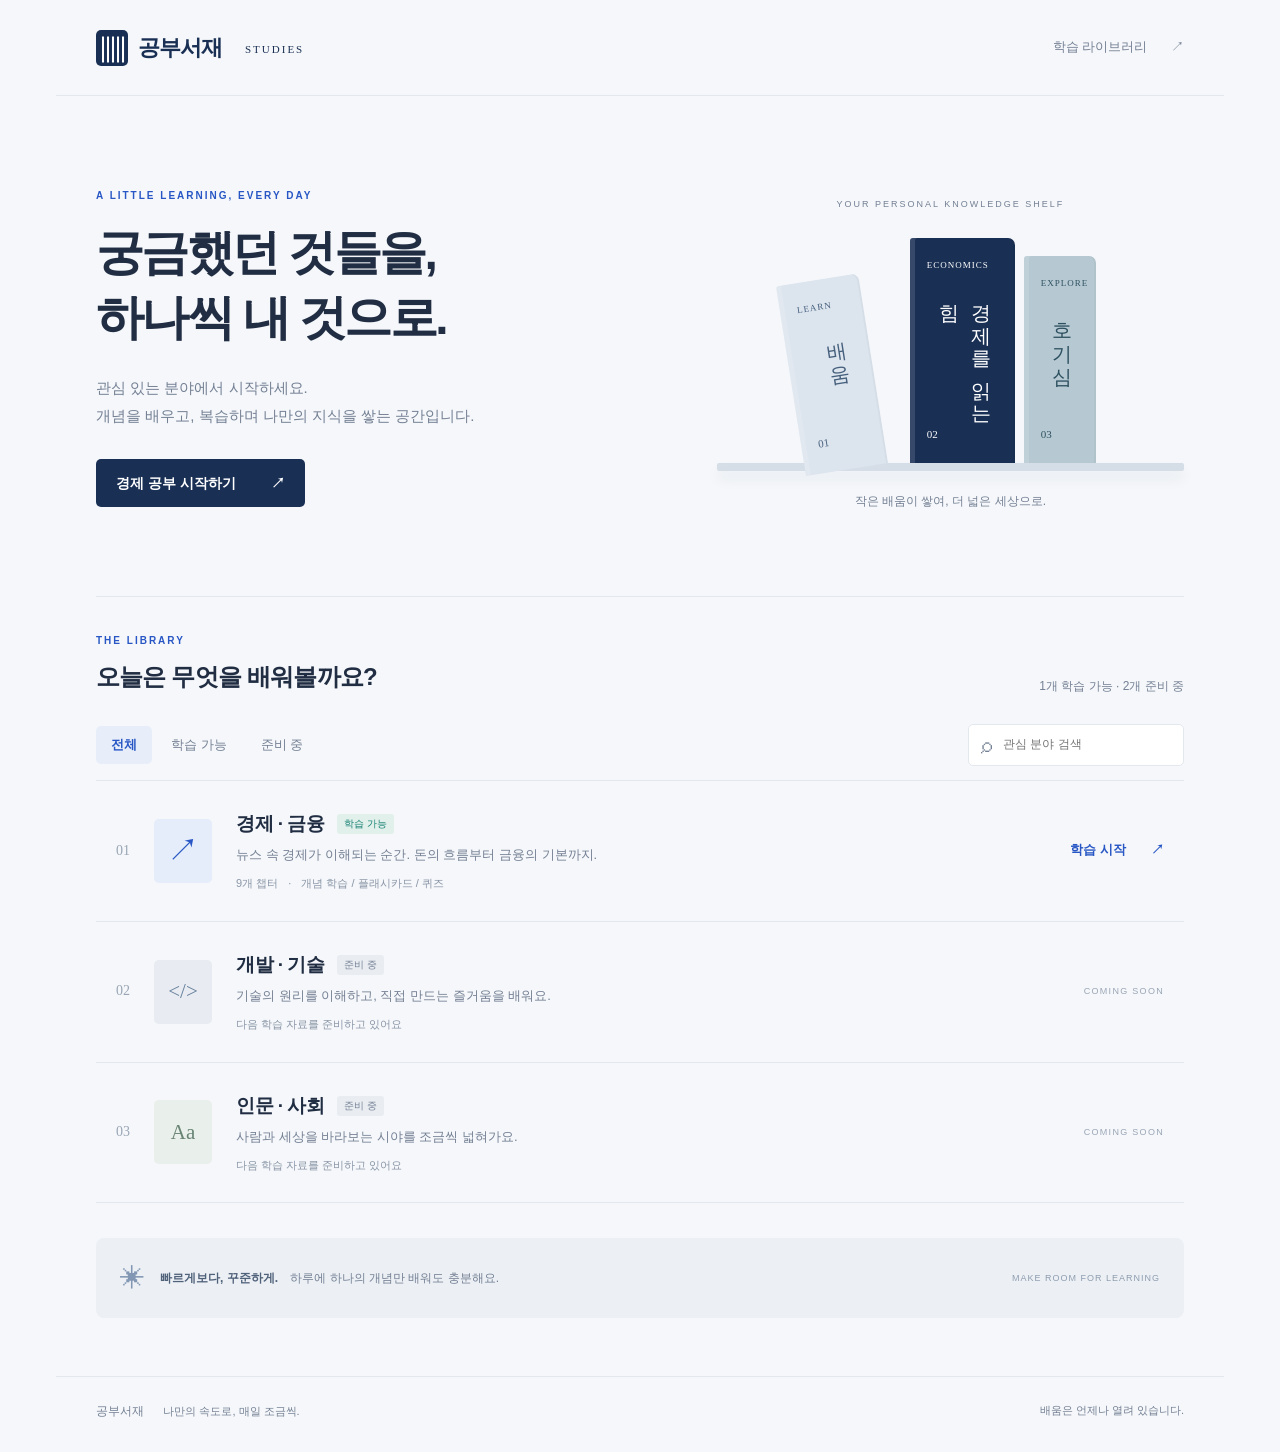
<file: index.html>
<!doctype html>
<html lang="ko">
<head>
  <meta charset="UTF-8">
  <meta name="viewport" content="width=device-width, initial-scale=1">
  <meta name="description" content="관심 있는 분야를 골라 나만의 속도로 배우는 온라인 공부 서재.">
  <title>공부서재 · 배움의 시작점</title>
  <link rel="stylesheet" href="styles.css">
  <script src="app.js" defer></script>
</head>
<body>
  <header class="header wrap">
    <a class="brand" href="./" aria-label="공부서재 홈"><span class="brand-icon" aria-hidden="true">▥</span> 공부서재<span class="brand-en">STUDIES</span></a>
    <a class="header-link" href="#library">학습 라이브러리 <span aria-hidden="true">↗</span></a>
  </header>
  <main class="wrap">
    <section class="intro" aria-labelledby="intro-title">
      <div><p class="eyebrow">A LITTLE LEARNING, EVERY DAY</p><h1 id="intro-title">궁금했던 것들을,<br>하나씩 내 것으로.</h1><p class="intro-copy">관심 있는 분야에서 시작하세요.<br>개념을 배우고, 복습하며 나만의 지식을 쌓는 공간입니다.</p><a class="primary" href="economy/bacis/index.html">경제 공부 시작하기 <span aria-hidden="true">↗</span></a></div>
      <div class="shelf" aria-hidden="true"><span class="shelf-note">YOUR PERSONAL KNOWLEDGE SHELF</span><div class="books"><div class="book book-light"><span>LEARN</span><b>배움</b><small>01</small></div><div class="book book-blue"><span>ECONOMICS</span><b>경제를 읽는 힘</b><small>02</small></div><div class="book book-slim"><span>EXPLORE</span><b>호기심</b><small>03</small></div></div><div class="shelf-line"></div><p>작은 배움이 쌓여, 더 넓은 세상으로.</p></div>
    </section>
    <section id="library" class="library" aria-labelledby="library-title">
      <div class="section-head"><div><p class="eyebrow">THE LIBRARY</p><h2 id="library-title">오늘은 무엇을 배워볼까요?</h2></div><span class="library-count">1개 학습 가능 · 2개 준비 중</span></div>
      <div class="tools"><div class="filters" aria-label="카테고리 필터"><button type="button" class="active" data-filter="all" aria-pressed="true">전체</button><button type="button" data-filter="ready" aria-pressed="false">학습 가능</button><button type="button" data-filter="soon" aria-pressed="false">준비 중</button></div><label class="search"><span aria-hidden="true">⌕</span><input id="search" type="search" placeholder="관심 분야 검색" aria-label="카테고리 검색"></label></div>
      <div class="category-list">
        <a class="category category-ready" href="economy/bacis/index.html" data-status="ready" data-search="경제 금융 경제노트 금리 물가 환율 주식"><span class="number">01</span><div class="category-icon economy" aria-hidden="true">↗</div><div class="category-content"><div class="category-title"><h3>경제 · 금융</h3><span class="badge ready">학습 가능</span></div><p>뉴스 속 경제가 이해되는 순간. 돈의 흐름부터 금융의 기본까지.</p><div class="meta">9개 챕터 <span>·</span> 개념 학습 / 플래시카드 / 퀴즈</div></div><span class="category-link">학습 시작 <span aria-hidden="true">↗</span></span></a>
        <article class="category" data-status="soon" data-search="개발 기술 프로그래밍 웹 컴퓨터"><span class="number">02</span><div class="category-icon" aria-hidden="true">&lt;/&gt;</div><div class="category-content"><div class="category-title"><h3>개발 · 기술</h3><span class="badge">준비 중</span></div><p>기술의 원리를 이해하고, 직접 만드는 즐거움을 배워요.</p><div class="meta">다음 학습 자료를 준비하고 있어요</div></div><span class="coming">COMING SOON</span></article>
        <article class="category" data-status="soon" data-search="인문 사회 역사 철학"><span class="number">03</span><div class="category-icon humanities" aria-hidden="true">Aa</div><div class="category-content"><div class="category-title"><h3>인문 · 사회</h3><span class="badge">준비 중</span></div><p>사람과 세상을 바라보는 시야를 조금씩 넓혀가요.</p><div class="meta">다음 학습 자료를 준비하고 있어요</div></div><span class="coming">COMING SOON</span></article>
      </div>
      <p id="empty" class="empty" hidden>일치하는 카테고리가 없습니다. 다른 검색어를 입력해 보세요.</p>
      <p id="result-count" class="sr-only" role="status" aria-live="polite"></p>
    </section>
    <aside class="note"><span aria-hidden="true">✳</span><p><strong>빠르게보다, 꾸준하게.</strong> 하루에 하나의 개념만 배워도 충분해요.</p><span class="note-label">MAKE ROOM FOR LEARNING</span></aside>
  </main>
  <footer class="wrap"><span>공부서재 <span class="footer-sub">나만의 속도로, 매일 조금씩.</span></span><span>배움은 언제나 열려 있습니다.</span></footer>
</body>
</html>
</file>
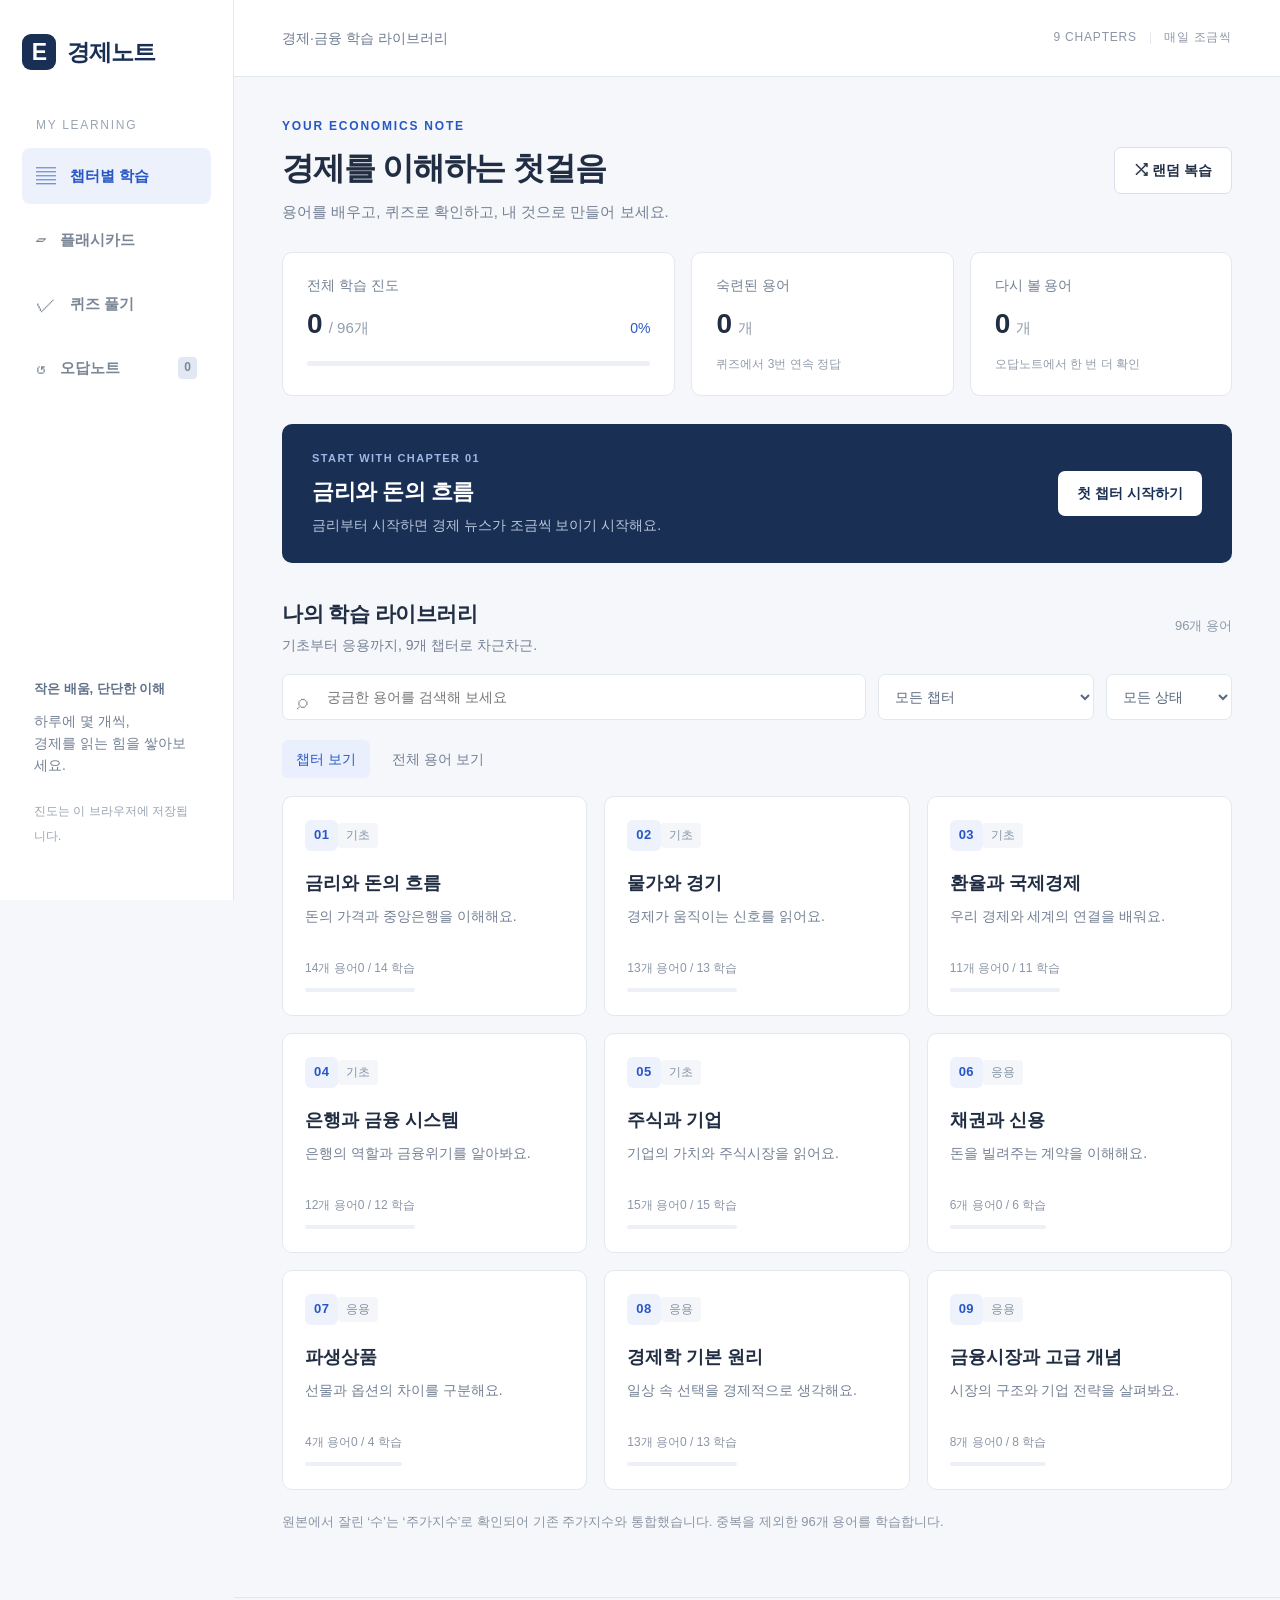
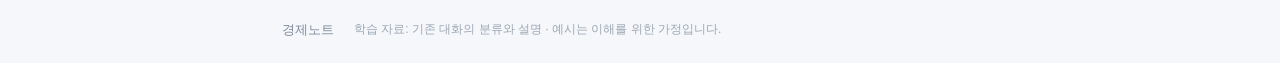
<file: economy/bacis/index.html>
<!doctype html>
<html lang="ko"><head><meta charset="UTF-8"><meta name="viewport" content="width=device-width, initial-scale=1"><meta name="description" content="9개 챕터의 경제 금융 용어를 배우고 플래시카드와 퀴즈로 복습하세요."><title>경제노트 · 경제 금융 용어 학습</title><link rel="icon" href="data:image/svg+xml,%3Csvg xmlns='http://www.w3.org/2000/svg' viewBox='0 0 32 32'%3E%3Crect width='32' height='32' rx='8' fill='%23192f54'/%3E%3Cpath d='M8 8h16v3H11v4h11v3H11v4h13v3H8z' fill='white'/%3E%3C/svg%3E"><link rel="stylesheet" href="styles.css"></head><body>
<aside class="sidebar"><a class="brand" href="#learn"><span class="brandmark">E</span>경제노트</a><div class="side-label">MY LEARNING</div><nav aria-label="주 메뉴"><button data-view="learn">▤ <span>챕터별 학습</span></button><button data-view="flash">▱ <span>플래시카드</span></button><button data-view="quiz">✓ <span>퀴즈 풀기</span></button><button data-view="wrong">↺ <span>오답노트</span><b id="wrong-count">0</b></button></nav><div class="side-bottom"><span class="mini-label">작은 배움, 단단한 이해</span><p>하루에 몇 개씩,<br>경제를 읽는 힘을 쌓아보세요.</p><span class="local-note">진도는 이 브라우저에 저장됩니다.</span></div></aside>
<div class="workspace"><header><span class="header-label">경제·금융 학습 라이브러리</span><span class="header-right">9 CHAPTERS <i></i> 매일 조금씩</span></header><main id="app"></main><footer>경제노트 <span>학습 자료: 기존 대화의 분류와 설명 · 예시는 이해를 위한 가정입니다.</span></footer></div><dialog id="detail"><div id="detail-body"></div></dialog><div id="toast" role="status" aria-live="polite"></div><script src="data.js"></script><script src="app.js"></script></body></html>
</file>
<file: styles.css>
:root{--bg:#f5f7fa;--paper:#fff;--ink:#202d42;--navy:#192f54;--blue:#2857c5;--muted:#748094;--line:#e3e8ef;--radius:8px;--space:24px}*{box-sizing:border-box}html{scroll-behavior:smooth;scroll-padding-top:24px}body{margin:0;background:var(--bg);color:var(--ink);font-family:'Apple SD Gothic Neo','Malgun Gothic',sans-serif;line-height:1.6}a{color:inherit;text-decoration:none}button,input{font:inherit}button,a,input{-webkit-tap-highlight-color:transparent}a:focus-visible,button:focus-visible,input:focus-visible{outline:3px solid #78a3ff;outline-offset:4px}button{cursor:pointer}.wrap{max-width:1168px;margin:auto;padding-left:40px;padding-right:40px}.header{height:96px;display:flex;align-items:center;justify-content:space-between;border-bottom:1px solid var(--line)}.brand{display:flex;align-items:center;gap:10px;font-size:22px;font-weight:800;letter-spacing:-1px;color:var(--navy)}.brand-icon{width:32px;height:36px;display:grid;place-items:center;background:var(--navy);color:white;border-radius:5px;font-size:25px}.brand-en{font-family:Georgia,serif;font-size:11px;letter-spacing:2px;margin:4px 0 0 13px;font-weight:400}.header-link{font-size:13px;color:var(--muted)}.header-link span{margin-left:20px}.intro{display:grid;grid-template-columns:1.2fr 1fr;gap:60px;align-items:center;padding:76px 0 72px}.eyebrow{font-size:10px;font-weight:700;letter-spacing:2px;color:var(--blue);margin:0 0 17px}h1{font-size:48px;line-height:1.35;letter-spacing:-2.6px;margin:0;font-weight:750}.intro-copy{font-size:15px;line-height:1.9;color:var(--muted);margin:23px 0 28px}.primary{display:inline-flex;align-items:center;gap:35px;background:var(--navy);color:white;padding:13px 20px;border-radius:5px;font-size:14px;font-weight:600;transition:background .2s}.primary:hover{background:var(--blue)}.shelf{padding-top:25px}.shelf-note{display:block;font-size:9px;letter-spacing:2px;color:var(--muted);text-align:center;margin-bottom:27px}.books{height:225px;display:flex;gap:9px;align-items:flex-end;justify-content:center;padding:0 15px}.book{position:relative;border-radius:3px 7px 0 0;display:flex;flex-direction:column;padding:20px 17px;box-shadow:inset 5px 0 0 #ffffff20,inset -2px 0 0 #00000008}.book span{font-family:Georgia,serif;letter-spacing:1px;font-size:9px}.book b{writing-mode:vertical-rl;font-size:20px;letter-spacing:3px;margin-top:17px;font-weight:500}.book small{font-family:Georgia,serif;font-size:11px;margin-top:auto}.book-light{height:192px;width:83px;background:#dce4ee;color:#455f7c;transform:rotate(-9deg);transform-origin:bottom right;margin-right:13px}.book-blue{height:225px;width:105px;background:var(--navy);color:#fff}.book-slim{height:207px;width:72px;background:#b6c9d2;color:#2d5060}.shelf-line{height:8px;background:#d5dde7;border-radius:2px;box-shadow:0 8px 13px #192f5410}.shelf p{text-align:center;color:var(--muted);font-size:12px;margin-top:21px}.library{border-top:1px solid var(--line);padding-top:36px}.section-head{display:flex;align-items:end;justify-content:space-between;gap:20px}.section-head .eyebrow{margin-bottom:9px}h2{margin:0;font-size:24px;letter-spacing:-.8px}.library-count{font-size:12px;color:var(--muted)}.tools{display:flex;justify-content:space-between;align-items:center;gap:20px;margin:28px 0 14px}.filters{display:flex;gap:4px}.filters button{border:0;background:transparent;color:var(--muted);font-size:13px;padding:9px 15px;border-radius:5px}.filters button.active{background:#e8eef9;color:var(--blue);font-weight:700}.search{display:flex;align-items:center;gap:9px;background:var(--paper);border:1px solid var(--line);padding:7px 12px;border-radius:5px}.search span{font-size:22px;line-height:1;color:var(--muted)}.search input{border:0;background:transparent;width:170px;font-size:12px;min-height:26px;color:var(--ink)}.category-list{border-top:1px solid var(--line)}.category{display:flex;align-items:center;gap:24px;padding:28px 20px;border-bottom:1px solid var(--line);transition:background .2s}.category:hover{background:#ffffff90}.number{font-family:Georgia,serif;color:#99a5b5;font-size:14px}.category-icon{width:58px;height:64px;flex-shrink:0;display:grid;place-items:center;background:#e8ecf2;color:#69829d;border-radius:5px;font-family:Georgia,serif;font-size:21px}.category-icon.economy{background:#e5ecfa;color:var(--blue);font-size:32px}.category-icon.humanities{background:#e9efea;color:#688473}.category-content{flex:1}.category-title{display:flex;gap:13px;align-items:center}h3{font-size:19px;letter-spacing:-.5px;margin:0}.badge{font-size:10px;background:#e9edf2;color:var(--muted);padding:2px 7px;border-radius:3px;white-space:nowrap}.badge.ready{background:#e1f0ea;color:#168074}.category p{font-size:13px;color:var(--muted);margin:6px 0 9px}.meta{font-size:11px;color:#8995a6}.meta span{margin:0 7px}.category-link{display:flex;gap:25px;align-items:center;white-space:nowrap;font-size:13px;font-weight:600;color:var(--blue);padding:12px 0}.category-link:hover{text-decoration:underline}.coming{font-size:9px;letter-spacing:1.3px;color:#99a5b5;white-space:nowrap}.note{display:flex;align-items:center;gap:15px;background:#ecf0f5;border-radius:var(--radius);padding:20px 24px;margin:35px 0 58px}.note>span:first-child{color:#8297b3;font-size:25px}.note p{font-size:12px;color:var(--muted);margin:0}.note strong{color:#50617a;margin-right:9px}.note-label{margin-left:auto;color:#8d9caf;font-size:9px;letter-spacing:1px}footer{border-top:1px solid var(--line);display:flex;justify-content:space-between;gap:20px;padding-top:25px;padding-bottom:30px;font-size:12px;color:var(--muted)}.footer-sub{margin-left:16px;font-size:11px}footer>span:last-child{font-size:11px}.empty{text-align:center;padding:45px 20px;font-size:14px;color:var(--muted)}[hidden]{display:none!important}.sr-only{position:absolute;width:1px;height:1px;overflow:hidden;clip-path:inset(50%)}@media(max-width:800px){.wrap{padding-left:24px;padding-right:24px}.intro{gap:30px;padding:50px 0}h1{font-size:38px}.books{gap:5px;padding:0}.book-light{width:65px}.book-blue{width:83px}.book-slim{width:60px}.category{gap:16px;padding:24px 8px}.number{display:none}.coming{font-size:8px}.note-label{display:none}}@media(max-width:580px){.header{height:76px}.brand-en{display:none}.header-link{font-size:11px}.header-link span{margin-left:6px}.intro{grid-template-columns:1fr;gap:28px;padding:40px 0}.intro h1{font-size:38px}.shelf{max-width:330px;width:100%;margin:auto;padding-top:0}.shelf-note{margin-bottom:15px}.books{height:170px}.book-light{height:145px}.book-blue{height:170px}.book-slim{height:158px}.book{padding:12px 14px}.book b{font-size:16px;margin-top:10px}.book span{font-size:7px}.shelf p{margin-bottom:0}.section-head{display:block}.library-count{display:block;margin-top:8px}h2{font-size:22px}.tools{flex-wrap:wrap;gap:12px;margin-top:20px}.search{width:100%}.search input{width:100%}.category{flex-wrap:wrap;gap:14px}.category-icon{width:44px;height:52px}.category-content{min-width:0;flex-basis:calc(100% - 58px)}h3{font-size:17px}.category p{font-size:12px}.category-link,.coming{margin-left:58px}.category-link{padding:0}.note{padding:17px;align-items:flex-start;margin-bottom:36px}.note strong{display:block}footer{display:block}footer>span{display:block}footer>span:last-child{margin-top:10px}.footer-sub{margin-left:10px}}@media(prefers-reduced-motion:reduce){html{scroll-behavior:auto}*{transition:none!important}}

.category-ready{cursor:pointer}.category-ready:hover{background:#e8eef9}.category-ready:hover .category-link{text-decoration:underline}
</file>
<file: economy/bacis/styles.css>
:root{--navy:#192f54;--blue:#2857c5;--ink:#202d42;--muted:#748094;--line:#e3e8ef;--bg:#f5f7fa;--green:#168074}*{box-sizing:border-box}body{margin:0;font-family:Inter,-apple-system,BlinkMacSystemFont,'Apple SD Gothic Neo','Noto Sans KR',sans-serif;color:var(--ink);background:var(--bg);font-size:16px;line-height:1.6}button,input,select{font:inherit}button,a{ -webkit-tap-highlight-color:transparent}button{cursor:pointer}button:disabled{cursor:default;opacity:.5}a{color:var(--blue)}button:focus-visible,a:focus-visible,input:focus-visible,select:focus-visible{outline:3px solid #78a3ff;outline-offset:3px}button{border:0}h1,h2,h3,p{margin:0}h1{font-size:32px;letter-spacing:-1.2px;line-height:1.4}h2{font-size:21px;letter-spacing:-.5px}h3{font-size:18px}small{font-size:14px}.sidebar{position:fixed;inset:0 auto 0 0;width:234px;background:#fff;border-right:1px solid var(--line);padding:34px 22px;display:flex;flex-direction:column}.brand{display:flex;align-items:center;gap:11px;color:var(--navy);text-decoration:none;font-size:23px;font-weight:800;letter-spacing:-1px}.brandmark{display:grid;place-items:center;width:34px;height:36px;border-radius:9px;background:var(--navy);color:white;font-size:23px;font-weight:700}.side-label{font-size:12px;letter-spacing:1.7px;color:#9aa4b3;margin:45px 14px 13px}.sidebar nav{display:grid;gap:8px}.sidebar nav button{display:flex;align-items:center;gap:14px;text-align:left;border-radius:8px;padding:12px 14px;background:none;color:#7b8696;font-size:20px}.sidebar nav button span{font-size:15px;font-weight:600}.sidebar nav button.active{background:#ecf1fc;color:var(--blue)}.sidebar nav b{margin-left:auto;font-size:12px;background:#e2e8f3;border-radius:4px;padding:1px 6px}.side-bottom{margin-top:auto;padding:18px 12px}.mini-label{font-size:13px;color:#60718a;font-weight:600}.side-bottom p{color:var(--muted);font-size:14px;margin:9px 0 20px}.local-note{font-size:12px;color:#9aa4b3}.workspace{margin-left:234px}header{height:77px;border-bottom:1px solid var(--line);display:flex;justify-content:space-between;align-items:center;padding:0 48px;background:#fff}.header-label{font-size:14px;color:#6e7b90}.header-right{display:flex;align-items:center;gap:13px;color:#8c96a5;font-size:12px;letter-spacing:.8px}.header-right i{height:12px;width:1px;background:var(--line)}main{max-width:1270px;margin:auto;padding:40px 48px 64px}.eyebrow{font-size:12px;letter-spacing:1.8px;color:var(--blue);font-weight:700;margin-bottom:10px}.intro{display:flex;justify-content:space-between;align-items:center;gap:24px;margin-bottom:28px}.intro p{margin-top:9px;color:var(--muted);font-size:15px}.btn{display:inline-flex;align-items:center;justify-content:center;gap:9px;padding:11px 19px;border-radius:7px;background:#fff;border:1px solid #d8e0eb;color:var(--ink);font-size:14px;font-weight:600;min-height:44px}.btn:hover{background:#f0f4fa}.btn.primary{background:var(--blue);border-color:var(--blue);color:#fff}.btn.primary:hover{background:#204aa9}.btn.small{padding:7px 12px;min-height:36px}.btn.danger{color:#b34e4e}.stats{display:grid;grid-template-columns:1.5fr 1fr 1fr;gap:16px;margin-bottom:28px}.stat{background:white;border:1px solid var(--line);border-radius:10px;padding:21px 24px}.stat label{font-size:14px;color:var(--muted);display:block}.stat strong{display:block;font-size:28px;letter-spacing:-.8px;font-weight:700;margin-top:6px}.stat strong span{font-size:15px;color:#929dad;font-weight:400;letter-spacing:0}.stat-row{display:flex;justify-content:space-between;align-items:baseline}.stat-row small{color:var(--blue)}.bar{height:5px;background:#edf0f6;border-radius:8px;margin-top:14px;overflow:hidden}.bar span{display:block;height:100%;background:var(--blue);transition:width .3s}.stat-note{font-size:12px;color:#919baa;margin-top:8px}.continue{background:var(--navy);border-radius:10px;color:#fff;display:flex;justify-content:space-between;align-items:center;gap:20px;padding:26px 30px;margin-bottom:34px}.continue .eyebrow{color:#9fb7e5;letter-spacing:1.4px;font-size:11px;margin-bottom:6px}.continue h2{font-size:22px}.continue p{color:#b9c7dc;margin-top:5px;font-size:14px}.continue .btn{border:0;color:var(--navy);white-space:nowrap}.section-head{display:flex;justify-content:space-between;align-items:center;margin:0 0 17px}.section-head p{color:var(--muted);font-size:14px;margin-top:4px}.count{color:#8d98a8;font-size:13px}.toolbar{display:flex;gap:12px;margin-bottom:20px;flex-wrap:wrap}.search-wrap{position:relative;flex:1;min-width:220px}.search-wrap span{position:absolute;left:15px;top:10px;color:#8a96a8;font-size:21px}.search-wrap input{width:100%;padding:11px 16px 11px 44px;border:1px solid var(--line);border-radius:7px;background:#fff;font-size:14px;min-height:44px;color:var(--ink)}select{padding:9px 32px 9px 12px;border:1px solid var(--line);background:#fff;border-radius:7px;color:#5a6980;font-size:14px;max-width:100%;min-height:44px}.chapters{display:grid;grid-template-columns:repeat(3,minmax(0,1fr));gap:17px}.chapter{position:relative;display:flex;flex-direction:column;text-align:left;background:white;border:1px solid var(--line);border-radius:10px;padding:23px 22px;min-height:220px;color:var(--ink);transition:transform .18s,border-color .18s}.chapter:hover{border-color:#8ba6d5;transform:translateY(-2px)}.chapter-top{display:flex;justify-content:space-between;align-items:center;margin-bottom:18px}.chapter-number{font-size:13px;color:var(--blue);font-weight:700;background:#edf2fd;padding:5px 9px;border-radius:6px;letter-spacing:.4px}.badge{font-size:12px;color:#8190a3;background:#f4f6f9;padding:3px 8px;border-radius:4px;white-space:nowrap}.badge.green{background:#eaf6f2;color:var(--green)}.badge.orange{background:#fff3e8;color:#a96d29}.chapter p{font-size:14px;color:var(--muted);margin:7px 0 18px}.chapter-bottom{margin-top:auto}.chapter-meta{display:flex;justify-content:space-between;font-size:12px;color:#8b96a6}.chapter .bar{height:4px;margin-top:10px}.notice{color:#8a94a4;font-size:13px;margin-top:22px}.breadcrumb{display:flex;gap:10px;align-items:center;margin-bottom:22px;color:var(--muted);font-size:14px}.breadcrumb button{padding:0;background:none;color:var(--blue);font-size:14px}.connection{background:#eaf0fc;border-left:3px solid #527bce;padding:17px 20px;margin:23px 0;color:#4a6288;border-radius:0 6px 6px 0;font-size:14px}.connection b{display:block;color:var(--navy);margin-bottom:5px}.term-grid{display:grid;grid-template-columns:repeat(2,minmax(0,1fr));gap:16px}.term-card{text-align:left;background:white;border:1px solid var(--line);border-radius:9px;padding:23px;color:var(--ink);display:flex;flex-direction:column;min-height:174px}.term-card:hover{border-color:#8ba6d5}.term-top{display:flex;justify-content:space-between;align-items:start;gap:12px}.term-card p{font-size:15px;color:#6e7d91;margin:12px 0}.term-card .card-label{font-size:12px;color:#95a0b1;margin-top:auto}.empty{background:white;border:1px dashed #cdd6e4;border-radius:10px;text-align:center;padding:50px 24px;color:var(--muted)}.empty h2{color:var(--ink);margin-bottom:8px}.empty .btn{margin-top:20px}dialog{border:0;border-radius:14px;padding:0;width:650px;max-width:calc(100% - 32px);color:var(--ink);box-shadow:0 20px 90px #192f5433}dialog::backdrop{background:#14264277;backdrop-filter:blur(3px)}.detail-content{padding:32px}.detail-heading{display:flex;justify-content:space-between;gap:20px;margin-bottom:20px}.close{background:#f2f5f9;border-radius:50%;width:36px;height:36px;flex-shrink:0;font-size:22px;color:#738197}.definition{font-size:20px;color:var(--navy);line-height:1.65;margin:18px 0 23px}.detail-label{font-size:12px;letter-spacing:.7px;color:#8b96a6;font-weight:700;margin-bottom:8px}.explain{background:#f5f7fa;border-radius:8px;padding:19px;margin-bottom:24px;font-size:16px;color:#5a6b83;line-height:1.85}.related{display:flex;gap:8px;flex-wrap:wrap;margin-bottom:28px}.chip{padding:6px 12px;border-radius:5px;background:#edf2fc;color:#3f62a8;font-size:14px}.detail-actions{display:flex;gap:10px;flex-wrap:wrap;border-top:1px solid var(--line);padding-top:20px}.study-layout{max-width:800px;margin:auto}.session-head{display:flex;justify-content:space-between;align-items:center;margin-bottom:14px;font-size:14px;color:var(--muted)}.flashcard{width:100%;min-height:350px;border-radius:14px;background:white;border:1px solid #dce4ee;text-align:center;padding:45px 35px;box-shadow:0 7px 20px #192f5405;color:var(--ink)}.flashcard h2{font-size:32px;margin:30px 0 12px}.flashcard .definition{font-size:23px;margin:25px 0}.flashcard p{font-size:16px;color:var(--muted)}.flash-hint{margin-top:30px;font-size:13px;color:#99a4b4}.session-actions{display:flex;justify-content:center;gap:12px;margin-top:20px;flex-wrap:wrap}.session-actions .btn{min-width:150px}.session-help{text-align:center;color:var(--muted);font-size:13px;margin-top:16px}.quizcard{background:white;border:1px solid var(--line);border-radius:12px;padding:32px}.quiz-question{font-size:22px;line-height:1.7;margin:20px 0 25px}.answers{display:grid;gap:10px}.answer{text-align:left;padding:15px 18px;background:white;border:1px solid #dce3ed;border-radius:7px;display:flex;align-items:center;gap:14px;color:var(--ink);min-height:56px}.answer span{background:#f0f3f8;color:#7d8ba0;border-radius:5px;width:28px;height:28px;display:grid;place-items:center;font-size:13px;flex-shrink:0}.answer:hover:not(:disabled){background:#f4f7fc;border-color:#7598d8}.answer:disabled{opacity:1}.answer.correct{background:#edf8f3;border-color:#62b59c;color:#197a63}.answer.incorrect{background:#fff0f0;border-color:#d69595;color:#b74f4f}.feedback{border-radius:8px;background:#f5f7fa;padding:18px;margin-top:20px}.feedback b{color:var(--navy)}.feedback p{font-size:15px;color:#65758b;margin-top:8px}.quiz-next{text-align:right;margin-top:18px}.result{text-align:center;background:white;border:1px solid var(--line);border-radius:12px;padding:45px 25px}.result .score{font-size:62px;line-height:1.3;color:var(--blue);font-weight:700;margin:15px}.result p{color:var(--muted);margin-bottom:22px}.result-list{text-align:left;margin:24px 0}.wrong-row{background:#fff;border:1px solid var(--line);border-radius:9px;margin-bottom:12px;padding:22px;display:flex;justify-content:space-between;gap:20px;align-items:center}.wrong-row p{font-size:14px;color:var(--muted);margin-top:7px}.wrong-row .btn{white-space:nowrap}footer{padding:22px 48px;border-top:1px solid var(--line);font-size:13px;color:#7e8b9d;display:flex;gap:20px}footer span{color:#9da7b5;font-size:12px}#toast{position:fixed;bottom:24px;left:calc(50% + 100px);transform:translateX(-50%);background:#233956;color:#fff;border-radius:8px;padding:12px 22px;box-shadow:0 5px 30px #23395622;z-index:20;display:none;font-size:14px}.storage-warning{font-size:14px;color:#9b5d27;background:#fff0db;padding:12px;border-radius:8px;margin-bottom:20px}.view-tabs{display:flex;gap:8px;margin-bottom:18px}.view-tabs button{background:transparent;color:var(--muted);padding:8px 14px;border-radius:6px;font-size:14px}.view-tabs button.selected{background:#e9effc;color:var(--blue)}@media(min-width:1500px){main{padding-top:50px}}@media(max-width:1150px){.sidebar{width:205px;padding:30px 16px}.workspace{margin-left:205px}main{padding:32px}header{padding:0 32px}.chapters{grid-template-columns:repeat(2,minmax(0,1fr))}.intro{align-items:start}.stats{gap:12px}.stat{padding:18px}}@media(max-width:760px){.sidebar{position:relative;inset:auto;width:auto;padding:16px;border-right:0;border-bottom:1px solid var(--line)}.brand{font-size:21px}.brandmark{width:30px;height:32px;font-size:20px}.side-label,.side-bottom{display:none}.sidebar nav{display:flex;margin-top:16px;gap:4px}.sidebar nav button{flex:1;justify-content:center;padding:9px 5px;gap:5px;font-size:16px}.sidebar nav button span{font-size:12px}.sidebar nav b{display:none}.workspace{margin-left:0}header{height:47px;padding:0 20px}.header-right{display:none}.header-label{font-size:12px}main{padding:25px 20px 40px}h1{font-size:27px}.intro{display:block;margin-bottom:22px}.intro .btn{margin-top:17px}.intro p{font-size:14px}.stats{grid-template-columns:1fr 1fr;gap:10px;margin-bottom:20px}.stat:first-child{grid-column:1/-1}.stat{padding:15px 18px}.stat strong{font-size:26px}.continue{padding:22px;display:block;margin-bottom:28px}.continue h2{font-size:21px}.continue .btn{margin-top:17px}.chapters{grid-template-columns:1fr;gap:12px}.chapter{min-height:200px;padding:20px}.chapter p{margin-bottom:14px}.section-head{align-items:start}.term-grid{grid-template-columns:1fr}.toolbar{gap:8px}.search-wrap{flex-basis:100%}.toolbar select{flex:1;width:40%;font-size:13px}.detail-content{padding:24px}.detail-heading h1{font-size:24px}.definition{font-size:18px}.detail-actions .btn{flex:1}.flashcard{min-height:320px;padding:30px 20px}.flashcard h2{font-size:27px}.flashcard .definition{font-size:20px}.quizcard{padding:23px}.quiz-question{font-size:20px}.answer{padding:13px 12px;font-size:15px}.session-actions .btn{min-width:0;flex:1}.wrong-row{padding:20px;display:block}.wrong-row .btn{margin-top:13px}footer{padding:20px;display:block}footer span{display:block;margin-top:6px}#toast{left:50%;width:max-content;max-width:90%}.notice{font-size:12px}.count{white-space:nowrap}}
</file>
